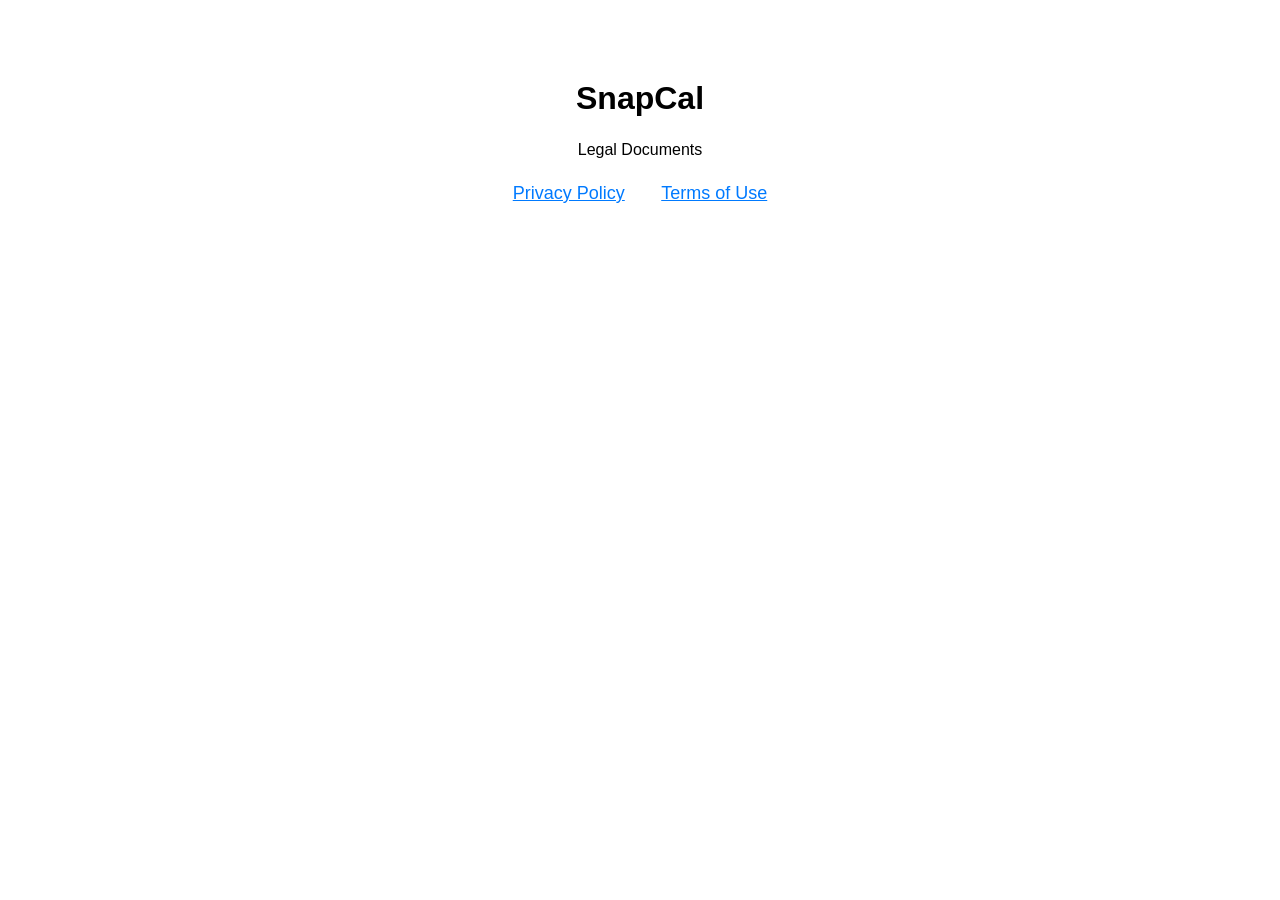
<file: index.html>
<!DOCTYPE html>
<html>
<head>
    <meta charset="UTF-8">
    <meta name="viewport" content="width=device-width, initial-scale=1.0">
    <title>SnapCal - Legal</title>
</head>
<body>
<div style="max-width:600px;margin:80px auto;text-align:center;font-family:-apple-system,sans-serif;">
    <h1>SnapCal</h1>
    <p style="margin:24px 0;">Legal Documents</p>
    <p>
        <a href="privacy.html" style="font-size:18px;color:#007AFF;margin:0 16px;">Privacy Policy</a>
        <a href="terms.html" style="font-size:18px;color:#007AFF;margin:0 16px;">Terms of Use</a>
    </p>
</div>
</body>
</html>
</file>
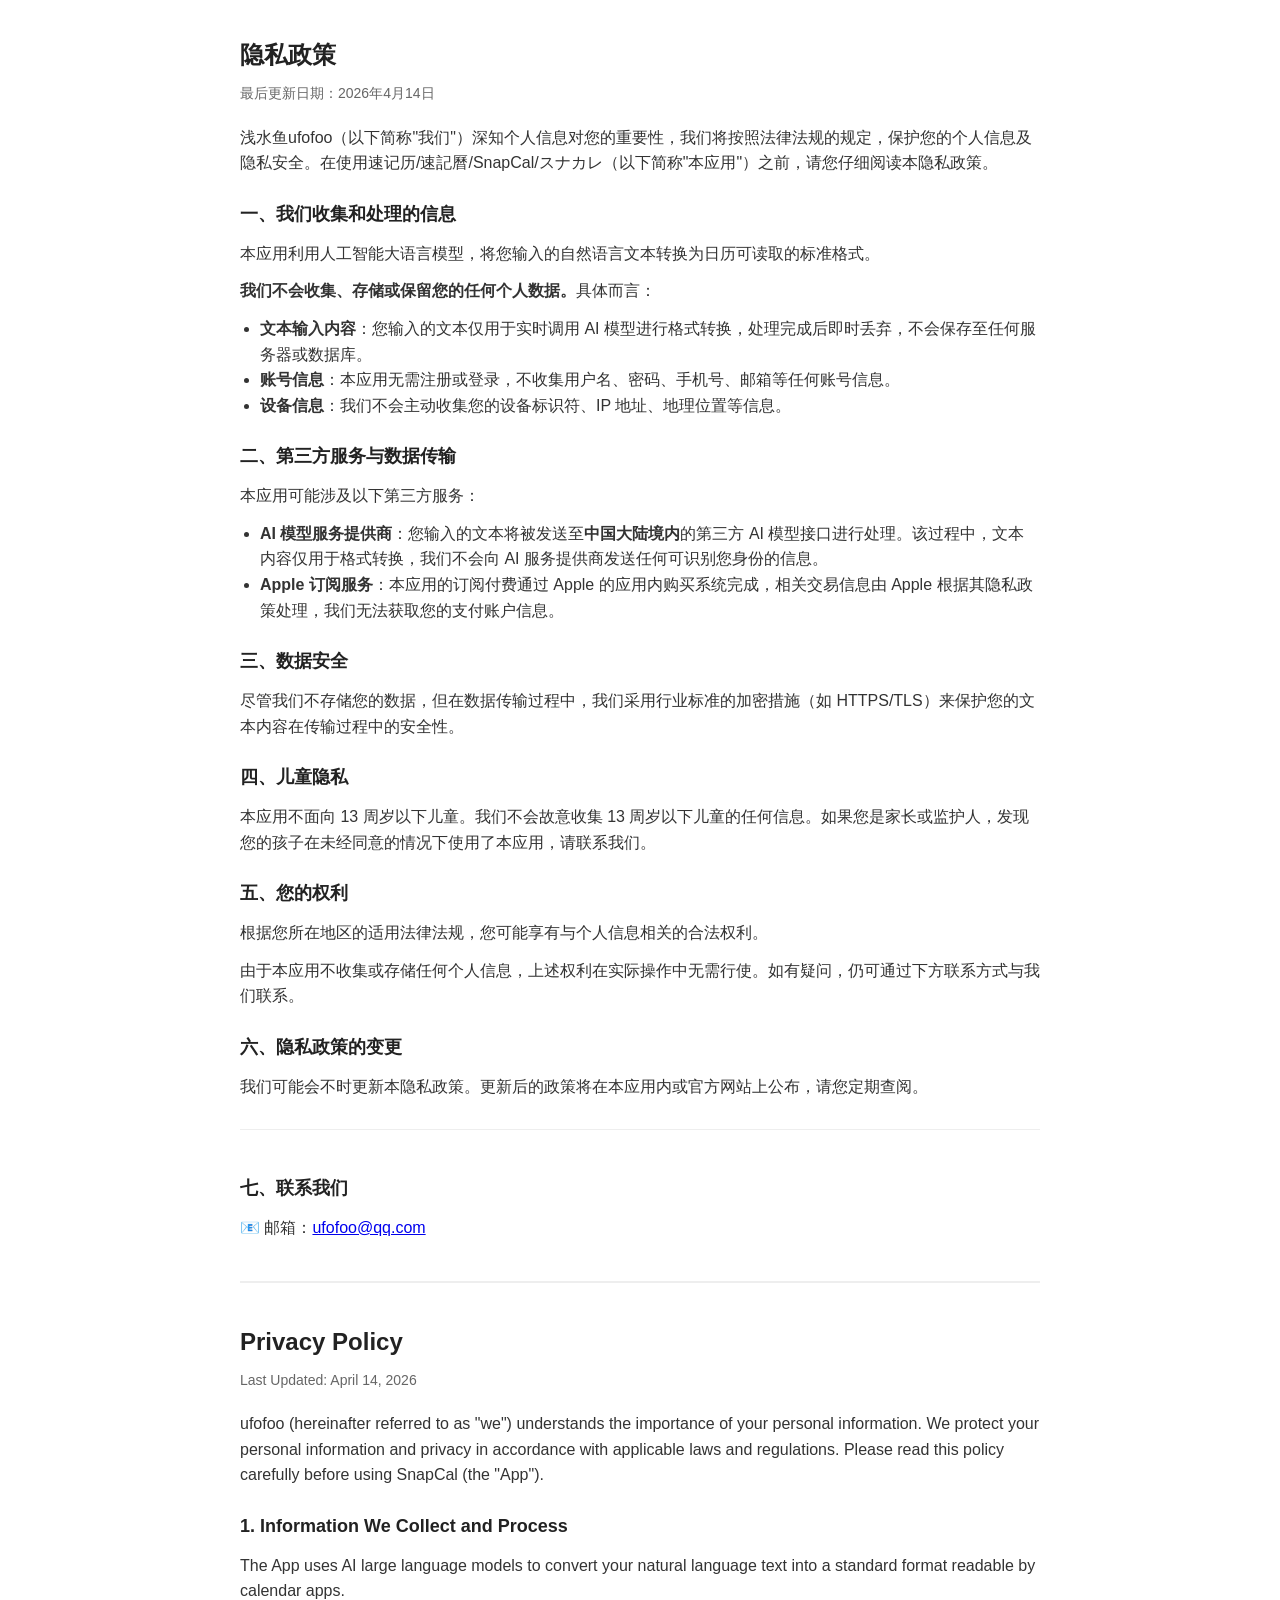
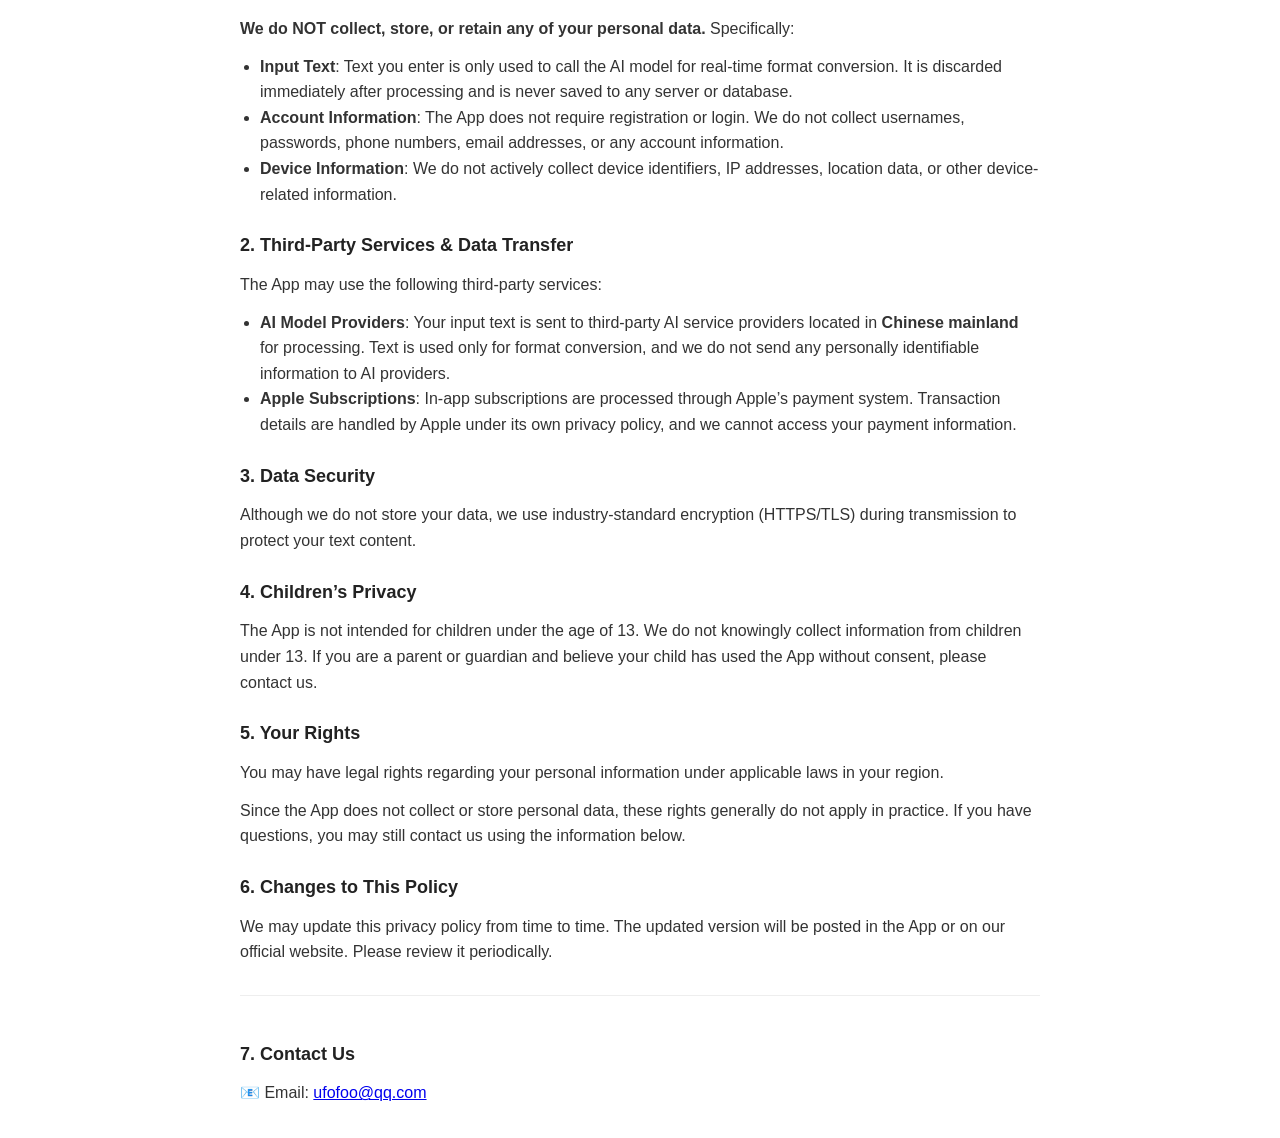
<file: privacy.html>
<!DOCTYPE html>
<html lang="zh-CN">
<head>
<meta charset="UTF-8">
<meta name="viewport" content="width=device-width, initial-scale=1.0">
<title>Privacy Policy - SnapCal</title>
<style>
body{font-family:-apple-system, BlinkMacSystemFont, "Segoe UI", Roboto, sans-serif; line-height:1.6; padding:20px; max-width:800px; margin:0 auto; color:#333;}
h1,h2{color:#222; font-weight:600;}
h1{font-size:24px; margin-bottom:8px;}
h2{font-size:18px; margin-top:24px; margin-bottom:12px;}
p{margin:0 0 12px 0;}
ul{margin:0 0 12px 20px; padding:0;}
.update-date{color:#666; font-size:14px; margin-bottom:20px;}
.contact{margin-top:30px; padding-top:20px; border-top:1px solid #eee;}
.lang-divider{margin:40px 0; border-top:2px solid #eee;}
</style>
</head>

<body>

<!-- 中文版本 -->
<h1>隐私政策</h1>
<p class="update-date">最后更新日期：2026年4月14日</p>

<p>浅水鱼ufofoo（以下简称"我们"）深知个人信息对您的重要性，我们将按照法律法规的规定，保护您的个人信息及隐私安全。在使用速记历/速記曆/SnapCal/スナカレ（以下简称"本应用"）之前，请您仔细阅读本隐私政策。</p>

<h2>一、我们收集和处理的信息</h2>
<p>本应用利用人工智能大语言模型，将您输入的自然语言文本转换为日历可读取的标准格式。</p>
<p><strong>我们不会收集、存储或保留您的任何个人数据。</strong>具体而言：</p>
<ul>
  <li><strong>文本输入内容</strong>：您输入的文本仅用于实时调用 AI 模型进行格式转换，处理完成后即时丢弃，不会保存至任何服务器或数据库。</li>
  <li><strong>账号信息</strong>：本应用无需注册或登录，不收集用户名、密码、手机号、邮箱等任何账号信息。</li>
  <li><strong>设备信息</strong>：我们不会主动收集您的设备标识符、IP 地址、地理位置等信息。</li>
</ul>

<h2>二、第三方服务与数据传输</h2>
<p>本应用可能涉及以下第三方服务：</p>
<ul>
  <li><strong>AI 模型服务提供商</strong>：您输入的文本将被发送至<strong>中国大陆境内</strong>的第三方 AI 模型接口进行处理。该过程中，文本内容仅用于格式转换，我们不会向 AI 服务提供商发送任何可识别您身份的信息。</li>
  <li><strong>Apple 订阅服务</strong>：本应用的订阅付费通过 Apple 的应用内购买系统完成，相关交易信息由 Apple 根据其隐私政策处理，我们无法获取您的支付账户信息。</li>
</ul>

<h2>三、数据安全</h2>
<p>尽管我们不存储您的数据，但在数据传输过程中，我们采用行业标准的加密措施（如 HTTPS/TLS）来保护您的文本内容在传输过程中的安全性。</p>

<h2>四、儿童隐私</h2>
<p>本应用不面向 13 周岁以下儿童。我们不会故意收集 13 周岁以下儿童的任何信息。如果您是家长或监护人，发现您的孩子在未经同意的情况下使用了本应用，请联系我们。</p>

<h2>五、您的权利</h2>
<p>根据您所在地区的适用法律法规，您可能享有与个人信息相关的合法权利。</p>
<p>由于本应用不收集或存储任何个人信息，上述权利在实际操作中无需行使。如有疑问，仍可通过下方联系方式与我们联系。</p>

<h2>六、隐私政策的变更</h2>
<p>我们可能会不时更新本隐私政策。更新后的政策将在本应用内或官方网站上公布，请您定期查阅。</p>

<div class="contact">
<h2>七、联系我们</h2>
<p>📧 邮箱：<a href="mailto:ufofoo@qq.com">ufofoo@qq.com</a></p>
</div>

<!-- 中英文分隔线 -->
<div class="lang-divider"></div>

<!-- English Version -->
<h1>Privacy Policy</h1>
<p class="update-date">Last Updated: April 14, 2026</p>

<p>ufofoo (hereinafter referred to as "we") understands the importance of your personal information. We protect your personal information and privacy in accordance with applicable laws and regulations. Please read this policy carefully before using SnapCal (the "App").</p>

<h2>1. Information We Collect and Process</h2>
<p>The App uses AI large language models to convert your natural language text into a standard format readable by calendar apps.</p>
<p><strong>We do NOT collect, store, or retain any of your personal data.</strong> Specifically:</p>
<ul>
  <li><strong>Input Text</strong>: Text you enter is only used to call the AI model for real-time format conversion. It is discarded immediately after processing and is never saved to any server or database.</li>
  <li><strong>Account Information</strong>: The App does not require registration or login. We do not collect usernames, passwords, phone numbers, email addresses, or any account information.</li>
  <li><strong>Device Information</strong>: We do not actively collect device identifiers, IP addresses, location data, or other device-related information.</li>
</ul>

<h2>2. Third-Party Services & Data Transfer</h2>
<p>The App may use the following third-party services:</p>
<ul>
  <li><strong>AI Model Providers</strong>: Your input text is sent to third-party AI service providers located in <strong>Chinese mainland</strong> for processing. Text is used only for format conversion, and we do not send any personally identifiable information to AI providers.</li>
  <li><strong>Apple Subscriptions</strong>: In-app subscriptions are processed through Apple’s payment system. Transaction details are handled by Apple under its own privacy policy, and we cannot access your payment information.</li>
</ul>

<h2>3. Data Security</h2>
<p>Although we do not store your data, we use industry-standard encryption (HTTPS/TLS) during transmission to protect your text content.</p>

<h2>4. Children’s Privacy</h2>
<p>The App is not intended for children under the age of 13. We do not knowingly collect information from children under 13. If you are a parent or guardian and believe your child has used the App without consent, please contact us.</p>

<h2>5. Your Rights</h2>
<p>You may have legal rights regarding your personal information under applicable laws in your region.</p>
<p>Since the App does not collect or store personal data, these rights generally do not apply in practice. If you have questions, you may still contact us using the information below.</p>

<h2>6. Changes to This Policy</h2>
<p>We may update this privacy policy from time to time. The updated version will be posted in the App or on our official website. Please review it periodically.</p>

<div class="contact">
<h2>7. Contact Us</h2>
<p>📧 Email: <a href="mailto:ufofoo@qq.com">ufofoo@qq.com</a></p>
</div>

</body>
</html>
</file>
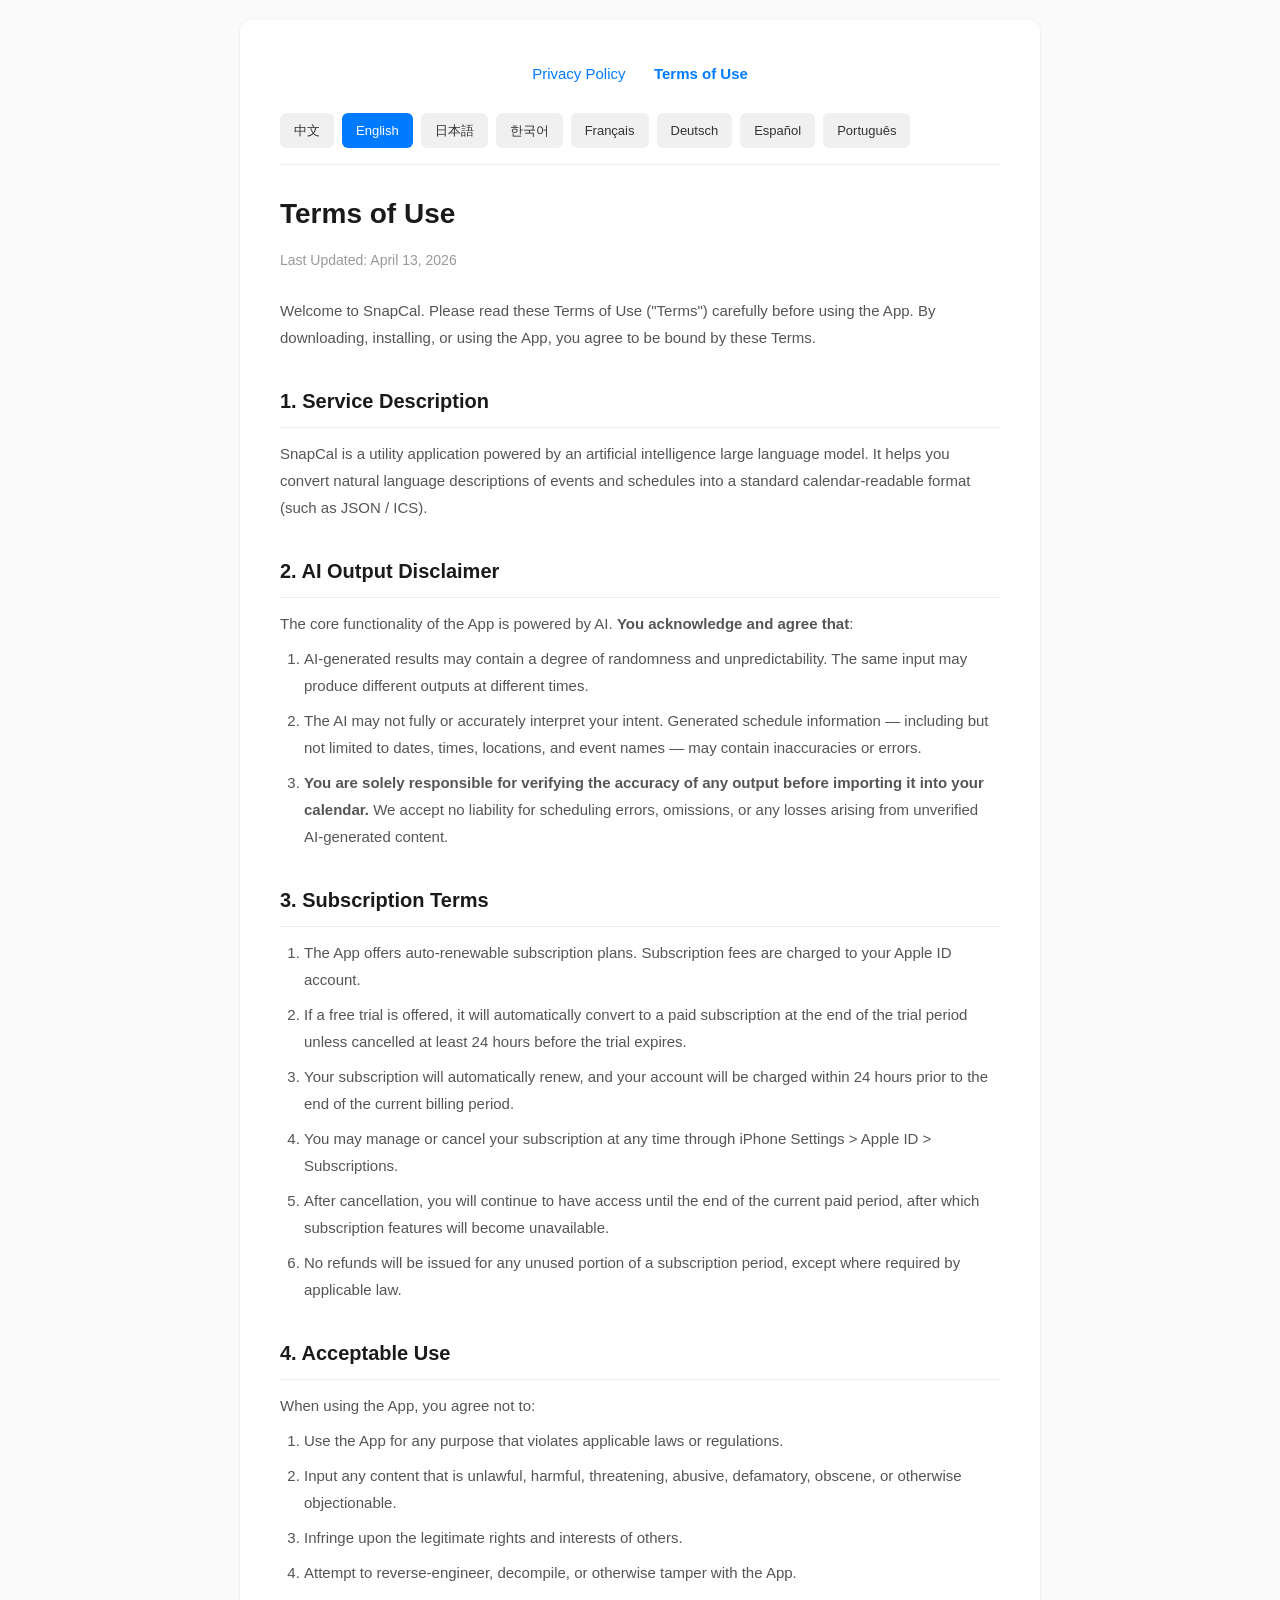
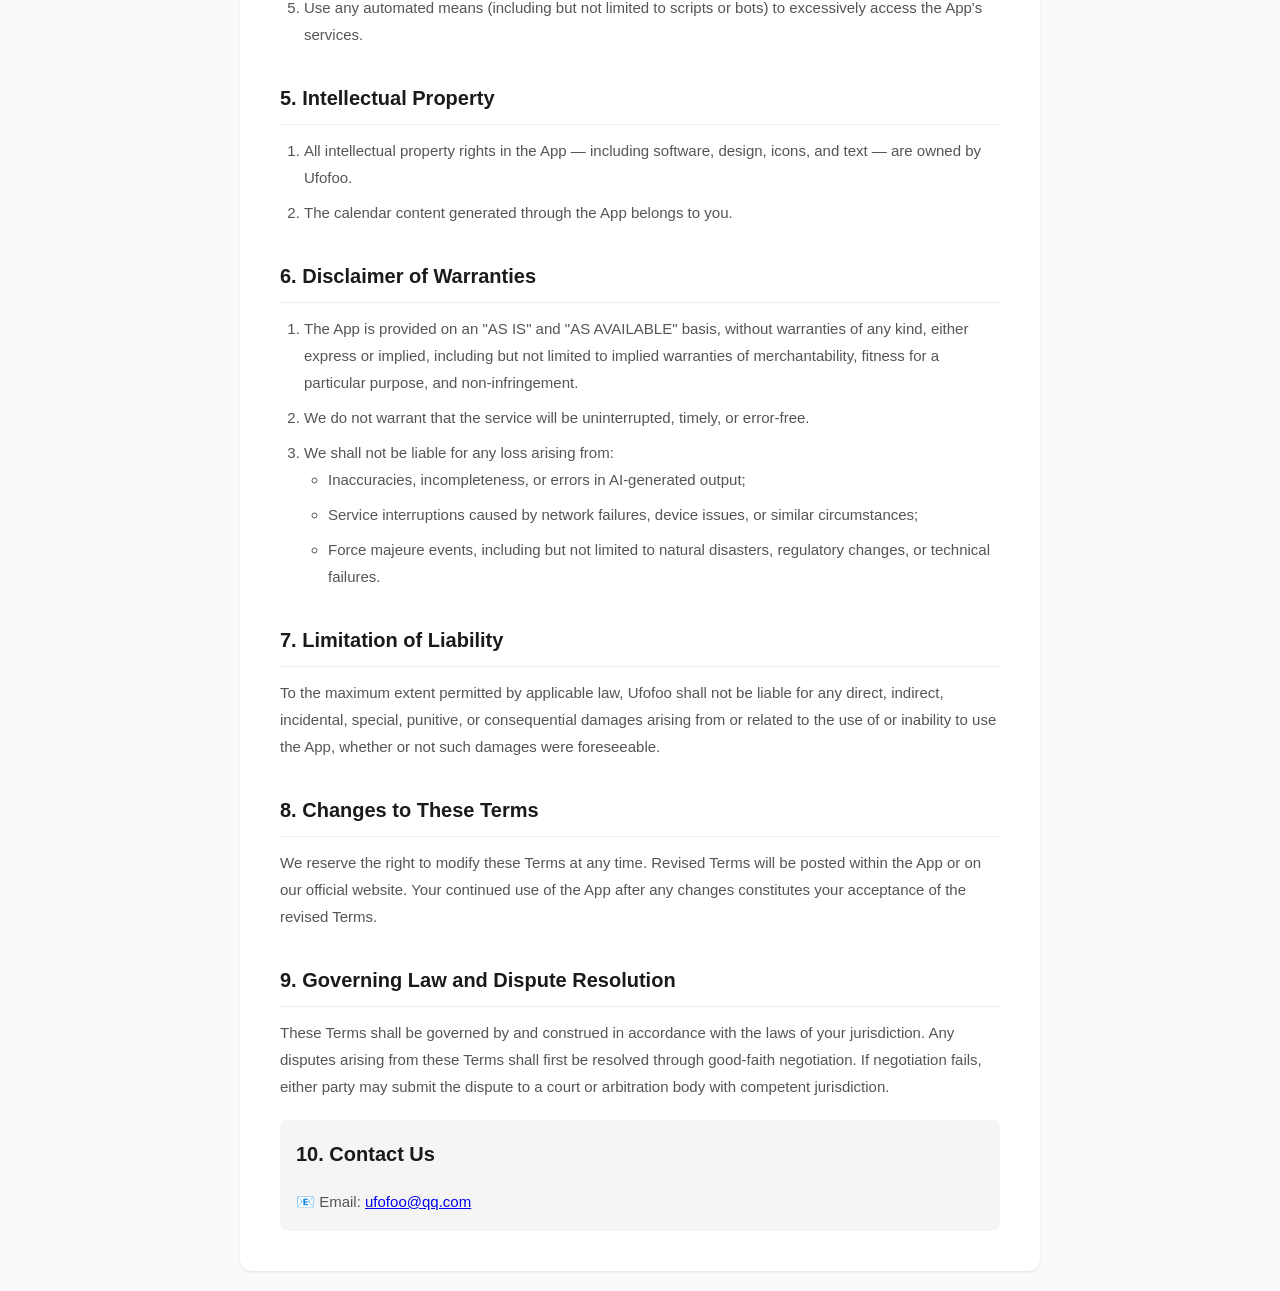
<file: terms.html>
<!DOCTYPE html>
<html lang="zh-CN">
<head>
    <meta charset="UTF-8">
    <meta name="viewport" content="width=device-width, initial-scale=1.0">
    <title>Terms of Use - SnapCal 速记历/速記曆/SnapCal/スナカレ</title>
    <link rel="stylesheet" href="style.css">
</head>
<body>
<div class="container">

   <div class="nav-links">
    <a href="privacy.html" id="nav-privacy">Privacy Policy</a>
    <a href="terms.html" id="nav-terms"><strong>Terms of Use</strong></a>
</div>

    <div class="lang-switcher">
        <a href="#" onclick="switchLang('zh')" class="active">中文</a>
        <a href="#" onclick="switchLang('en')">English</a>
        <a href="#" onclick="switchLang('ja')">日本語</a>
        <a href="#" onclick="switchLang('ko')">한국어</a>
        <a href="#" onclick="switchLang('fr')">Français</a>
        <a href="#" onclick="switchLang('de')">Deutsch</a>
        <a href="#" onclick="switchLang('es')">Español</a>
        <a href="#" onclick="switchLang('pt')">Português</a>
    </div>

    <!-- ==================== 中文 ==================== -->
    <div id="lang-zh" class="lang-section active">
        <h1>使用条款</h1>
        <p class="update-date">最后更新日期：2026年4月13日</p>

        <p>欢迎使用速记历/速記曆/SnapCal/スナカレ。请在使用本应用前仔细阅读以下使用条款（以下简称"本条款"）。下载、安装或使用本应用即表示您同意受本条款的约束。</p>

        <h2>一、服务说明</h2>
        <p>速记历/速記曆/SnapCal/スナカレ是一款基于人工智能大语言模型的工具类应用，帮助您将自然语言描述的日程信息转换为日历应用可读取的标准格式（如 JSON / ICS）。</p>

        <h2>二、AI 输出声明</h2>
        <p>本应用的核心功能由人工智能大语言模型提供支持。<strong>由于 AI 模型的技术特性，您需理解并同意</strong>：</p>
        <ol>
            <li>AI 生成的结果可能存在一定的随机性和不确定性，同一输入在不同时间可能产生不同的输出结果。</li>
            <li>AI 可能无法完全准确地理解您的意图，生成的日程信息（包括但不限于日期、时间、地点、事件名称）可能存在偏差或错误。</li>
            <li><strong>请您在将生成结果导入日历前务必核实其准确性。</strong>因未核实而导致的日程错误、遗漏或其他损失，我们不承担任何责任。</li>
        </ol>

        <h2>三、订阅服务</h2>
        <ol>
            <li>本应用提供自动续期订阅服务，订阅费用通过您的 Apple ID 账户扣取。</li>
            <li>免费试用期（如提供）结束后，将自动转为付费订阅，届时将按所选方案扣费。</li>
            <li>订阅到期前 24 小时内，系统将自动扣取下一个计费周期的费用。</li>
            <li>您可随时前往 iPhone「设置」>「Apple ID」>「订阅」管理或取消订阅。</li>
            <li>取消订阅后，您仍可使用已付费周期内的服务，到期后将无法继续使用订阅功能。</li>
            <li>订阅期间的费用一经支付不予退还，但适用法律另有规定的除外。</li>
        </ol>

        <h2>四、用户行为规范</h2>
        <p>在使用本应用时，您承诺不会：</p>
        <ol>
            <li>将本应用用于任何违反适用法律法规的目的。</li>
            <li>输入任何违法、有害、威胁、侮辱、诽谤、色情或其他不当内容。</li>
            <li>利用本应用侵犯他人的合法权益。</li>
            <li>试图对本应用进行逆向工程、反编译或破解。</li>
            <li>以任何自动化手段（包括但不限于脚本、爬虫）大量调用本应用的服务。</li>
        </ol>

        <h2>五、知识产权</h2>
        <ol>
            <li>本应用的软件、设计、图标、文案等所有内容的知识产权归浅水鱼ufofoo所有。</li>
            <li>您通过本应用生成的日程内容归您所有。</li>
        </ol>

        <h2>六、免责声明</h2>
        <ol>
            <li>本应用按"现状"（AS IS）和"可用"（AS AVAILABLE）的基础提供服务，不作任何明示或默示的保证，包括但不限于适销性、特定用途适用性及不侵权的保证。</li>
            <li>我们不保证本应用的服务不会中断、不会延迟、不会出错。</li>
            <li>因以下情况导致的任何损失，我们不承担责任：
                <ul>
                    <li>AI 生成结果的不准确、不完整或错误；</li>
                    <li>因网络故障、设备故障等原因导致的服务中断；</li>
                    <li>不可抗力事件（包括但不限于自然灾害、政策变化、技术故障等）。</li>
                </ul>
            </li>
        </ol>

        <h2>七、责任限制</h2>
        <p>在适用法律允许的最大范围内，浅水鱼ufofoo对因使用或无法使用本应用而产生的任何直接、间接、偶然、特殊、惩罚性或后果性损害不承担责任，无论此类损害是否可预见。</p>

        <h2>八、条款变更</h2>
        <p>我们保留随时修改本条款的权利。修改后的条款将在本应用内或官方网站上公布。您在条款变更后继续使用本应用即表示您接受修改后的条款。</p>

        <h2>九、适用法律与争议解决</h2>
        <p>本条款的解释和执行适用您所在司法管辖区的法律。因本条款引起的任何争议，双方应首先通过友好协商解决；协商不成的，任何一方均有权向有管辖权的法院或仲裁机构提起诉讼或仲裁。</p>

        <div class="contact">
            <h2>十、联系我们</h2>
            <p>📧 邮箱：<a href="mailto:ufofoo@qq.com">ufofoo@qq.com</a></p>
        </div>
    </div>

    <!-- ==================== English ==================== -->
    <div id="lang-en" class="lang-section">
        <h1>Terms of Use</h1>
        <p class="update-date">Last Updated: April 13, 2026</p>

        <p>Welcome to SnapCal. Please read these Terms of Use ("Terms") carefully before using the App. By downloading, installing, or using the App, you agree to be bound by these Terms.</p>

        <h2>1. Service Description</h2>
        <p>SnapCal is a utility application powered by an artificial intelligence large language model. It helps you convert natural language descriptions of events and schedules into a standard calendar-readable format (such as JSON / ICS).</p>

        <h2>2. AI Output Disclaimer</h2>
        <p>The core functionality of the App is powered by AI. <strong>You acknowledge and agree that</strong>:</p>
        <ol>
            <li>AI-generated results may contain a degree of randomness and unpredictability. The same input may produce different outputs at different times.</li>
            <li>The AI may not fully or accurately interpret your intent. Generated schedule information — including but not limited to dates, times, locations, and event names — may contain inaccuracies or errors.</li>
            <li><strong>You are solely responsible for verifying the accuracy of any output before importing it into your calendar.</strong> We accept no liability for scheduling errors, omissions, or any losses arising from unverified AI-generated content.</li>
        </ol>

        <h2>3. Subscription Terms</h2>
        <ol>
            <li>The App offers auto-renewable subscription plans. Subscription fees are charged to your Apple ID account.</li>
            <li>If a free trial is offered, it will automatically convert to a paid subscription at the end of the trial period unless cancelled at least 24 hours before the trial expires.</li>
            <li>Your subscription will automatically renew, and your account will be charged within 24 hours prior to the end of the current billing period.</li>
            <li>You may manage or cancel your subscription at any time through iPhone Settings > Apple ID > Subscriptions.</li>
            <li>After cancellation, you will continue to have access until the end of the current paid period, after which subscription features will become unavailable.</li>
            <li>No refunds will be issued for any unused portion of a subscription period, except where required by applicable law.</li>
        </ol>

        <h2>4. Acceptable Use</h2>
        <p>When using the App, you agree not to:</p>
        <ol>
            <li>Use the App for any purpose that violates applicable laws or regulations.</li>
            <li>Input any content that is unlawful, harmful, threatening, abusive, defamatory, obscene, or otherwise objectionable.</li>
            <li>Infringe upon the legitimate rights and interests of others.</li>
            <li>Attempt to reverse-engineer, decompile, or otherwise tamper with the App.</li>
            <li>Use any automated means (including but not limited to scripts or bots) to excessively access the App's services.</li>
        </ol>

        <h2>5. Intellectual Property</h2>
        <ol>
            <li>All intellectual property rights in the App — including software, design, icons, and text — are owned by Ufofoo.</li>
            <li>The calendar content generated through the App belongs to you.</li>
        </ol>

        <h2>6. Disclaimer of Warranties</h2>
        <ol>
            <li>The App is provided on an "AS IS" and "AS AVAILABLE" basis, without warranties of any kind, either express or implied, including but not limited to implied warranties of merchantability, fitness for a particular purpose, and non-infringement.</li>
            <li>We do not warrant that the service will be uninterrupted, timely, or error-free.</li>
            <li>We shall not be liable for any loss arising from:
                <ul>
                    <li>Inaccuracies, incompleteness, or errors in AI-generated output;</li>
                    <li>Service interruptions caused by network failures, device issues, or similar circumstances;</li>
                    <li>Force majeure events, including but not limited to natural disasters, regulatory changes, or technical failures.</li>
                </ul>
            </li>
        </ol>

        <h2>7. Limitation of Liability</h2>
        <p>To the maximum extent permitted by applicable law, Ufofoo shall not be liable for any direct, indirect, incidental, special, punitive, or consequential damages arising from or related to the use of or inability to use the App, whether or not such damages were foreseeable.</p>

        <h2>8. Changes to These Terms</h2>
        <p>We reserve the right to modify these Terms at any time. Revised Terms will be posted within the App or on our official website. Your continued use of the App after any changes constitutes your acceptance of the revised Terms.</p>

        <h2>9. Governing Law and Dispute Resolution</h2>
        <p>These Terms shall be governed by and construed in accordance with the laws of your jurisdiction. Any disputes arising from these Terms shall first be resolved through good-faith negotiation. If negotiation fails, either party may submit the dispute to a court or arbitration body with competent jurisdiction.</p>

        <div class="contact">
            <h2>10. Contact Us</h2>
            <p>📧 Email: <a href="mailto:ufofoo@qq.com">ufofoo@qq.com</a></p>
        </div>
    </div>

    <!-- ==================== 日本語 ==================== -->
    <div id="lang-ja" class="lang-section">
        <h1>利用規約</h1>
        <p class="update-date">最終更新日：2026年4月13日</p>

        <p>SnapCal 速记历/速記曆/SnapCal/スナカレをご利用いただきありがとうございます。本アプリをご利用になる前に、以下の利用規約（以下「本規約」）をよくお読みください。本アプリをダウンロード、インストール、またはご利用になった時点で、お客様は本規約に同意したものとみなされます。</p>

        <h2>1. サービスの概要</h2>
        <p>SnapCal 速记历/速記曆/SnapCal/スナカレは、AI大規模言語モデルを活用したユーティリティアプリです。自然言語で記述された予定情報を、カレンダーアプリで読み取り可能な標準フォーマット（JSON / ICS等）に変換します。</p>

        <h2>2. AI出力に関する重要事項</h2>
        <p>本アプリの主要機能はAIによって提供されます。<strong>お客様は以下の点をご理解・ご了承ください</strong>：</p>
        <ol>
            <li>AIの生成結果には一定のランダム性・不確実性が伴います。同一の入力であっても、時期によって異なる結果が出力される場合があります。</li>
            <li>AIがお客様の意図を完全かつ正確に解釈できない場合があります。生成された予定情報（日付、時刻、場所、イベント名等を含みますが、これらに限りません）に誤りが含まれる可能性があります。</li>
            <li><strong>生成結果をカレンダーに取り込む前に、必ず内容の正確性をご確認ください。</strong>確認を怠ったことにより生じた予定の誤り、漏れ、その他の損害について、当社は一切の責任を負いません。</li>
        </ol>

        <h2>3. サブスクリプションサービス</h2>
        <ol>
            <li>本アプリは自動更新サブスクリプションを提供しています。サブスクリプション料金は、お客様のApple IDアカウントに請求されます。</li>
            <li>無料トライアル期間（提供されている場合）終了後、自動的に有料サブスクリプションに移行し、選択されたプランに応じた料金が請求されます。</li>
            <li>現在の課金期間終了の24時間前までに、次の課金期間分の料金が自動的に請求されます。</li>
            <li>サブスクリプションの管理・解約は、iPhoneの「設定」>「Apple ID」>「サブスクリプション」からいつでも行えます。</li>
            <li>解約後も、支払い済みの期間中は引き続きサービスをご利用いただけます。期間終了後はサブスクリプション機能がご利用いただけなくなります。</li>
            <li>適用法令に別段の定めがある場合を除き、サブスクリプション期間中の料金の返金はいたしかねます。</li>
        </ol>

        <h2>4. 禁止事項</h2>
        <p>本アプリのご利用にあたり、お客様は以下の行為を行わないことに同意するものとします：</p>
        <ol>
            <li>適用される法令に違反する目的で本アプリを使用すること。</li>
            <li>違法、有害、脅迫的、侮辱的、名誉毀損的、わいせつ、その他不適切な内容を入力すること。</li>
            <li>他者の正当な権利利益を侵害すること。</li>
            <li>本アプリのリバースエンジニアリング、逆コンパイル、改ざんを試みること。</li>
            <li>スクリプトやボット等の自動化手段を使用して、本アプリのサービスに大量アクセスすること。</li>
        </ol>

        <h2>5. 知的財産権</h2>
        <ol>
            <li>本アプリのソフトウェア、デザイン、アイコン、テキスト等のすべての知的財産権は、浅水鱼ufofooに帰属します。</li>
            <li>本アプリを通じて生成されたカレンダーコンテンツはお客様に帰属します。</li>
        </ol>

        <h2>6. 免責事項</h2>
        <ol>
            <li>本アプリは「現状有姿」（AS IS）かつ「利用可能な状態」（AS AVAILABLE）で提供され、商品性、特定目的への適合性、非侵害性を含む、明示的・黙示的を問わず、いかなる保証も行いません。</li>
            <li>当社は、サービスが中断なく、遅延なく、エラーなく提供されることを保証するものではありません。</li>
            <li>以下の事由により生じた損害について、当社は一切の責任を負いません：
                <ul>
                    <li>AI生成結果の不正確性、不完全性、または誤り</li>
                    <li>ネットワーク障害、端末の不具合等に起因するサービスの中断</li>
                    <li>天災、法令改正、技術的障害等を含む不可抗力事象</li>
                </ul>
            </li>
        </ol>

        <h2>7. 責任の制限</h2>
        <p>適用法令が許容する最大限の範囲において、浅水鱼ufofooは、本アプリの使用または使用不能に起因または関連する、直接的・間接的・偶発的・特別・懲罰的・結果的損害について、その予見可能性の有無を問わず、一切の責任を負いません。</p>

        <h2>8. 規約の変更</h2>
        <p>当社は、本規約を随時変更する権利を有します。変更後の規約は本アプリ内または公式ウェブサイトに掲載いたします。変更後に本アプリの利用を継続された場合、変更後の規約に同意したものとみなされます。</p>

        <h2>9. 準拠法および紛争解決</h2>
        <p>本規約は、お客様の所在地の法律に準拠し、同法に従って解釈されるものとします。本規約に起因する紛争は、まず誠実な協議により解決を図るものとし、協議が整わない場合には、管轄権を有する裁判所または仲裁機関に付託することができます。</p>

        <div class="contact">
            <h2>10. お問い合わせ</h2>
            <p>📧 メール：<a href="mailto:ufofoo@qq.com">ufofoo@qq.com</a></p>
        </div>
    </div>

    <!-- ==================== 한국어 ==================== -->
    <div id="lang-ko" class="lang-section">
        <h1>이용약관</h1>
        <p class="update-date">최종 수정일: 2026년 4월 13일</p>

        <p>SnapCal 速记历/速記曆/SnapCal/スナカレ을 이용해 주셔서 감사합니다. 본 앱을 이용하시기 전에 아래 이용약관(이하 "본 약관")을 주의 깊게 읽어 주시기 바랍니다. 본 앱을 다운로드, 설치 또는 이용하시는 것은 본 약관에 동의하시는 것으로 간주됩니다.</p>

        <h2>1. 서비스 설명</h2>
        <p>SnapCal 速记历/速記曆/SnapCal/スナカレ은 인공지능 대규모 언어 모델을 활용한 유틸리티 앱으로, 자연어로 기술된 일정 정보를 캘린더 앱에서 읽을 수 있는 표준 형식(JSON / ICS 등)으로 변환하는 기능을 제공합니다.</p>

        <h2>2. AI 출력 관련 고지사항</h2>
        <p>본 앱의 핵심 기능은 AI에 의해 제공됩니다. <strong>이용자는 다음 사항을 이해하고 동의하셔야 합니다</strong>:</p>
        <ol>
            <li>AI 생성 결과에는 일정 수준의 무작위성과 불확실성이 존재합니다. 동일한 입력이더라도 시점에 따라 다른 결과가 출력될 수 있습니다.</li>
            <li>AI가 이용자의 의도를 완전하고 정확하게 해석하지 못할 수 있습니다. 생성된 일정 정보(날짜, 시간, 장소, 일정 이름 등 포함)에 부정확하거나 오류가 있을 수 있습니다.</li>
            <li><strong>생성 결과를 캘린더에 가져오기 전에 반드시 정확성을 확인하시기 바랍니다.</strong> 확인하지 않아 발생한 일정 오류, 누락 또는 기타 손실에 대해 당사는 어떠한 책임도 지지 않습니다.</li>
        </ol>

        <h2>3. 구독 서비스</h2>
        <ol>
            <li>본 앱은 자동 갱신 구독 서비스를 제공하며, 구독 요금은 이용자의 Apple ID 계정으로 청구됩니다.</li>
            <li>무료 체험 기간(제공되는 경우) 종료 후 자동으로 유료 구독으로 전환되며, 선택한 플랜에 따라 요금이 청구됩니다.</li>
            <li>현재 결제 주기 종료 24시간 전에 다음 결제 주기의 요금이 자동으로 청구됩니다.</li>
            <li>구독 관리 및 해지는 iPhone 설정 > Apple ID > 구독에서 언제든 할 수 있습니다.</li>
            <li>해지 후에도 결제가 완료된 기간 동안은 계속 서비스를 이용하실 수 있으며, 해당 기간 종료 후에는 구독 기능을 이용하실 수 없습니다.</li>
            <li>관련 법령에 별도의 규정이 있는 경우를 제외하고, 구독 기간 중 결제된 요금은 환불되지 않습니다.</li>
        </ol>

        <h2>4. 금지 행위</h2>
        <p>본 앱 이용 시 이용자는 다음 행위를 하지 않을 것에 동의합니다:</p>
        <ol>
            <li>적용 법률 또는 규정에 위반되는 목적으로 본 앱을 이용하는 행위.</li>
            <li>불법적, 유해한, 위협적, 모욕적, 명예훼손적, 음란하거나 기타 부적절한 내용을 입력하는 행위.</li>
            <li>타인의 정당한 권리와 이익을 침해하는 행위.</li>
            <li>본 앱에 대한 역설계, 디컴파일 또는 변조를 시도하는 행위.</li>
            <li>스크립트, 봇 등 자동화된 수단으로 본 앱의 서비스에 과도하게 접근하는 행위.</li>
        </ol>

        <h2>5. 지적재산권</h2>
        <ol>
            <li>본 앱의 소프트웨어, 디자인, 아이콘, 텍스트 등 모든 지적재산권은 浅水鱼ufofoo에 귀속됩니다.</li>
            <li>본 앱을 통해 생성된 캘린더 콘텐츠는 이용자에게 귀속됩니다.</li>
        </ol>

        <h2>6. 면책 조항</h2>
        <ol>
            <li>본 앱은 "있는 그대로"(AS IS) 및 "이용 가능한 상태"(AS AVAILABLE)로 제공되며, 상품성, 특정 목적 적합성, 비침해성에 대한 보증을 포함하여 명시적이든 묵시적이든 어떠한 보증도 하지 않습니다.</li>
            <li>당사는 서비스가 중단 없이, 지연 없이, 오류 없이 제공될 것을 보증하지 않습니다.</li>
            <li>다음의 사유로 인해 발생한 손해에 대해 당사는 책임을 지지 않습니다:
                <ul>
                    <li>AI 생성 결과의 부정확성, 불완전성 또는 오류</li>
                    <li>네트워크 장애, 기기 불량 등으로 인한 서비스 중단</li>
                    <li>자연재해, 법령 변경, 기술적 장애 등 불가항력 사건</li>
                </ul>
            </li>
        </ol>

        <h2>7. 책임 제한</h2>
        <p>적용 법령이 허용하는 최대 범위 내에서, 浅水鱼ufofoo은 본 앱의 이용 또는 이용 불능으로 인해 발생하는 직접적, 간접적, 우발적, 특별, 징벌적 또는 결과적 손해에 대해, 그 예견 가능성 여부를 불문하고, 어떠한 책임도 지지 않습니다.</p>

        <h2>8. 약관의 변경</h2>
        <p>당사는 본 약관을 언제든지 변경할 수 있는 권리를 보유합니다. 변경된 약관은 본 앱 내 또는 공식 웹사이트에 게시됩니다. 약관 변경 후 본 앱을 계속 이용하시는 경우, 변경된 약관에 동의하신 것으로 간주됩니다.</p>

        <h2>9. 준거법 및 분쟁 해결</h2>
        <p>본 약관은 이용자 소재지의 법률에 따라 해석 및 적용됩니다. 본 약관으로 인해 발생하는 분쟁은 먼저 성실한 협의를 통해 해결하기로 하며, 협의가 이루어지지 않을 경우 관할권 있는 법원 또는 중재 기관에 제소할 수 있습니다.</p>

        <div class="contact">
            <h2>10. 문의하기</h2>
            <p>📧 이메일: <a href="mailto:ufofoo@qq.com">ufofoo@qq.com</a></p>
        </div>
    </div>

    <!-- ==================== Français ==================== -->
    <div id="lang-fr" class="lang-section">
        <h1>Conditions d'Utilisation</h1>
        <p class="update-date">Dernière mise à jour : 13 avril 2026</p>

        <p>Bienvenue sur SnapCal 速记历/速記曆/SnapCal/スナカレ. Veuillez lire attentivement les présentes Conditions d'Utilisation (ci-après « les Conditions ») avant d'utiliser l'Application. En téléchargeant, installant ou utilisant l'Application, vous acceptez d'être lié(e) par les présentes Conditions.</p>

        <h2>1. Description du service</h2>
        <p>SnapCal 速记历/速記曆/SnapCal/スナカレ est une application utilitaire basée sur un modèle de langage à grande échelle (IA). Elle vous permet de convertir des descriptions d'événements en langage naturel en un format standard lisible par les applications de calendrier (tel que JSON / ICS).</p>

        <h2>2. Avertissement relatif aux résultats de l'IA</h2>
        <p><strong>Vous reconnaissez et acceptez que</strong> :</p>
        <ol>
            <li>Les résultats générés par l'IA peuvent comporter un certain degré d'aléatoire et d'imprévisibilité.</li>
            <li>L'IA peut ne pas interpréter parfaitement ou exactement vos intentions. Les informations d'agenda générées peuvent contenir des inexactitudes ou des erreurs.</li>
            <li><strong>Il vous appartient de vérifier l'exactitude de tout résultat avant de l'importer dans votre calendrier.</strong> Nous déclinons toute responsabilité en cas d'erreurs de planification résultant d'un contenu non vérifié.</li>
        </ol>

        <h2>3. Conditions d'abonnement</h2>
        <ol>
            <li>L'Application propose des abonnements à renouvellement automatique. Les frais sont facturés sur votre compte Apple ID.</li>
            <li>Si une période d'essai gratuite est proposée, elle se convertira automatiquement en abonnement payant à son expiration, sauf annulation au moins 24 heures avant.</li>
            <li>Le renouvellement est automatique et le montant est débité dans les 24 heures précédant la fin de la période de facturation en cours.</li>
            <li>Vous pouvez gérer ou résilier votre abonnement à tout moment dans Réglages > identifiant Apple > Abonnements.</li>
            <li>Après résiliation, vous conservez l'accès au service jusqu'à la fin de la période payée en cours.</li>
            <li>Sauf disposition contraire du droit applicable, aucun remboursement ne sera effectué pour toute portion non utilisée.</li>
        </ol>

        <h2>4. Usages interdits</h2>
        <p>En utilisant l'Application, vous vous engagez à ne pas :</p>
        <ol>
            <li>Utiliser l'Application à des fins contraires aux lois et réglementations applicables.</li>
            <li>Saisir du contenu illicite, nuisible, menaçant, injurieux, diffamatoire, obscène ou autrement répréhensible.</li>
            <li>Porter atteinte aux droits et intérêts légitimes d'autrui.</li>
            <li>Tenter de procéder à l'ingénierie inverse, à la décompilation ou à toute altération de l'Application.</li>
            <li>Utiliser des moyens automatisés pour accéder de manière excessive aux services de l'Application.</li>
        </ol>

        <h2>5. Propriété intellectuelle</h2>
        <ol>
            <li>Tous les droits de propriété intellectuelle relatifs à l'Application appartiennent à Ufofoo.</li>
            <li>Le contenu de calendrier généré par l'intermédiaire de l'Application vous appartient.</li>
        </ol>

        <h2>6. Exclusion de garanties</h2>
        <ol>
            <li>L'Application est fournie « en l'état » (AS IS) et « selon disponibilité » (AS AVAILABLE), sans aucune garantie, expresse ou implicite.</li>
            <li>Nous ne garantissons pas que le service sera ininterrompu, ponctuel ou exempt d'erreurs.</li>
            <li>Nous déclinons toute responsabilité pour tout dommage résultant d'inexactitudes dans les résultats de l'IA, d'interruptions de service ou de cas de force majeure.</li>
        </ol>

        <h2>7. Limitation de responsabilité</h2>
        <p>Dans toute la mesure permise par le droit applicable, Ufofoo ne saurait être tenu responsable de tout dommage direct, indirect, accessoire, spécial, punitif ou consécutif découlant de l'utilisation ou de l'impossibilité d'utiliser l'Application.</p>

        <h2>8. Modification des Conditions</h2>
        <p>Nous nous réservons le droit de modifier les présentes Conditions à tout moment. Votre utilisation continue de l'Application après toute modification vaut acceptation des Conditions révisées.</p>

        <h2>9. Droit applicable et résolution des litiges</h2>
        <p>Les présentes Conditions sont régies par le droit de votre juridiction. Tout litige sera d'abord soumis à une tentative de résolution amiable.</p>

        <div class="contact">
            <h2>10. Nous contacter</h2>
            <p>📧 E-mail : <a href="mailto:ufofoo@qq.com">ufofoo@qq.com</a></p>
        </div>
    </div>

    <!-- ==================== Deutsch ==================== -->
    <div id="lang-de" class="lang-section">
        <h1>Nutzungsbedingungen</h1>
        <p class="update-date">Stand: 13. April 2026</p>

        <p>Willkommen bei SnapCal 速记历/速記曆/SnapCal/スナカレ. Bitte lesen Sie die folgenden Nutzungsbedingungen (im Folgenden „diese Bedingungen") sorgfältig durch, bevor Sie die App nutzen. Mit dem Herunterladen, der Installation oder der Nutzung der App erklären Sie sich mit diesen Bedingungen einverstanden.</p>

        <h2>1. Leistungsbeschreibung</h2>
        <p>SnapCal 速记历/速記曆/SnapCal/スナカレ ist eine KI-gestützte Utility-App, die natürlichsprachliche Beschreibungen von Terminen in ein kalenderlesbares Standardformat (z. B. JSON / ICS) umwandelt.</p>

        <h2>2. Hinweis zu KI-generierten Ergebnissen</h2>
        <p><strong>Sie erkennen an und stimmen zu, dass</strong>:</p>
        <ol>
            <li>KI-generierte Ergebnisse ein gewisses Maß an Zufälligkeit und Unvorhersehbarkeit aufweisen können.</li>
            <li>Die KI Ihre Absichten möglicherweise nicht vollständig oder korrekt interpretiert. Generierte Termininformationen können Ungenauigkeiten oder Fehler enthalten.</li>
            <li><strong>Sie sind allein dafür verantwortlich, die Richtigkeit der Ergebnisse zu überprüfen, bevor Sie diese in Ihren Kalender importieren.</strong></li>
        </ol>

        <h2>3. Abonnementbedingungen</h2>
        <ol>
            <li>Die App bietet automatisch verlängerbare Abonnements an. Abonnementgebühren werden über Ihr Apple-ID-Konto abgerechnet.</li>
            <li>Falls eine kostenlose Testphase angeboten wird, geht diese automatisch in ein kostenpflichtiges Abonnement über, sofern nicht mindestens 24 Stunden vor Ablauf gekündigt wird.</li>
            <li>Das Abonnement verlängert sich automatisch; die Gebühr wird innerhalb von 24 Stunden vor Ende des aktuellen Abrechnungszeitraums eingezogen.</li>
            <li>Sie können Ihr Abonnement jederzeit über iPhone-Einstellungen > Apple-ID > Abonnements verwalten oder kündigen.</li>
            <li>Nach der Kündigung können Sie den Dienst bis zum Ende des bezahlten Zeitraums weiterhin nutzen.</li>
            <li>Sofern das anwendbare Recht nichts anderes vorsieht, erfolgt keine Erstattung für nicht genutzte Teile eines Abonnementzeitraums.</li>
        </ol>

        <h2>4. Verbotene Nutzung</h2>
        <p>Bei der Nutzung der App verpflichten Sie sich, Folgendes zu unterlassen:</p>
        <ol>
            <li>Die App für Zwecke zu nutzen, die gegen geltendes Recht verstoßen.</li>
            <li>Rechtswidrige, schädliche, bedrohliche, beleidigende, verleumderische, obszöne oder anderweitig anstößige Inhalte einzugeben.</li>
            <li>Die berechtigten Rechte und Interessen Dritter zu verletzen.</li>
            <li>Reverse Engineering, Dekompilierung oder sonstige Manipulation der App zu versuchen.</li>
            <li>Automatisierte Mittel zu verwenden, um übermäßig auf die Dienste der App zuzugreifen.</li>
        </ol>

        <h2>5. Geistiges Eigentum</h2>
        <ol>
            <li>Alle Rechte am geistigen Eigentum der App liegen bei Ufofoo.</li>
            <li>Die über die App generierten Kalenderinhalte gehören Ihnen.</li>
        </ol>

        <h2>6. Gewährleistungsausschluss</h2>
        <ol>
            <li>Die App wird „wie besehen" (AS IS) und „wie verfügbar" (AS AVAILABLE) bereitgestellt, ohne ausdrückliche oder stillschweigende Gewährleistungen jeglicher Art.</li>
            <li>Wir gewährleisten nicht, dass der Dienst unterbrechungsfrei, rechtzeitig oder fehlerfrei bereitgestellt wird.</li>
            <li>Wir haften nicht für Schäden durch Ungenauigkeiten in KI-Ergebnissen, Dienstunterbrechungen oder höhere Gewalt.</li>
        </ol>

        <h2>7. Haftungsbeschränkung</h2>
        <p>Im maximal zulässigen Umfang des anwendbaren Rechts haftet Ufofoo nicht für direkte, indirekte, zufällige, besondere, strafende oder Folgeschäden, die aus der Nutzung oder der Unmöglichkeit der Nutzung der App entstehen.</p>

        <h2>8. Änderungen dieser Bedingungen</h2>
        <p>Wir behalten uns das Recht vor, diese Bedingungen jederzeit zu ändern. Ihre fortgesetzte Nutzung der App nach einer Änderung gilt als Zustimmung zu den geänderten Bedingungen.</p>

        <h2>9. Anwendbares Recht und Streitbeilegung</h2>
        <p>Diese Bedingungen unterliegen dem Recht Ihrer Rechtsordnung. Streitigkeiten sollen zunächst durch gütliche Verhandlung beigelegt werden.</p>

        <div class="contact">
            <h2>10. Kontakt</h2>
            <p>📧 E-Mail: <a href="mailto:ufofoo@qq.com">ufofoo@qq.com</a></p>
        </div>
    </div>

    <!-- ==================== Español ==================== -->
    <div id="lang-es" class="lang-section">
        <h1>Condiciones de Uso</h1>
        <p class="update-date">Última actualización: 13 de abril de 2026</p>

        <p>Bienvenido/a a SnapCal 速记历/速記曆/SnapCal/スナカレ. Le rogamos que lea detenidamente las presentes Condiciones de Uso (en adelante, "las Condiciones") antes de utilizar la Aplicación. Al descargar, instalar o utilizar la Aplicación, usted acepta quedar vinculado/a por las presentes Condiciones.</p>

        <h2>1. Descripción del servicio</h2>
        <p>SnapCal 速记历/速記曆/SnapCal/スナカレ es una aplicación de utilidad basada en un modelo de lenguaje de gran escala (IA) que le permite convertir descripciones de eventos en lenguaje natural en un formato estándar legible por aplicaciones de calendario (como JSON / ICS).</p>

        <h2>2. Aviso sobre los resultados de la IA</h2>
        <p><strong>Usted reconoce y acepta que</strong>:</p>
        <ol>
            <li>Los resultados generados por la IA pueden presentar cierto grado de aleatoriedad e imprevisibilidad.</li>
            <li>La IA puede no interpretar de forma completa o precisa sus intenciones. La información de agenda generada puede contener inexactitudes o errores.</li>
            <li><strong>Es su responsabilidad verificar la exactitud de cualquier resultado antes de importarlo a su calendario.</strong></li>
        </ol>

        <h2>3. Condiciones de suscripción</h2>
        <ol>
            <li>La Aplicación ofrece suscripciones con renovación automática. Las tarifas se cargan en su cuenta de Apple ID.</li>
            <li>Si se ofrece un período de prueba gratuito, este se convertirá automáticamente en suscripción de pago, salvo que se cancele al menos 24 horas antes.</li>
            <li>La suscripción se renovará automáticamente y el importe se cargará en las 24 horas anteriores al final del período de facturación.</li>
            <li>Puede gestionar o cancelar su suscripción en Ajustes > Apple ID > Suscripciones.</li>
            <li>Tras la cancelación, podrá seguir accediendo al servicio hasta el final del período ya pagado.</li>
            <li>Salvo que la legislación aplicable disponga lo contrario, no se realizarán reembolsos por la parte no utilizada.</li>
        </ol>

        <h2>4. Usos prohibidos</h2>
        <p>Al utilizar la Aplicación, usted se compromete a no:</p>
        <ol>
            <li>Utilizar la Aplicación con fines contrarios a las leyes y normativas aplicables.</li>
            <li>Introducir contenido ilegal, dañino, amenazante, abusivo, difamatorio, obsceno o inapropiado.</li>
            <li>Vulnerar los derechos e intereses legítimos de terceros.</li>
            <li>Intentar realizar ingeniería inversa, descompilar o alterar la Aplicación.</li>
            <li>Utilizar medios automatizados para acceder de forma excesiva a los servicios de la Aplicación.</li>
        </ol>

        <h2>5. Propiedad intelectual</h2>
        <ol>
            <li>Todos los derechos de propiedad intelectual sobre la Aplicación pertenecen a Ufofoo.</li>
            <li>El contenido de calendario generado a través de la Aplicación le pertenece a usted.</li>
        </ol>

        <h2>6. Exención de garantías</h2>
        <ol>
            <li>La Aplicación se proporciona "tal cual" (AS IS) y "según disponibilidad" (AS AVAILABLE), sin garantías de ningún tipo.</li>
            <li>No garantizamos que el servicio sea ininterrumpido, puntual o libre de errores.</li>
            <li>No seremos responsables de los daños derivados de inexactitudes de la IA, interrupciones del servicio o casos de fuerza mayor.</li>
        </ol>

        <h2>7. Limitación de responsabilidad</h2>
        <p>En la máxima medida permitida por la legislación aplicable, Ufofoo no será responsable de ningún daño directo, indirecto, incidental, especial, punitivo o consecuente derivado del uso o la imposibilidad de uso de la Aplicación.</p>

        <h2>8. Modificación de las Condiciones</h2>
        <p>Nos reservamos el derecho de modificar las presentes Condiciones en cualquier momento. El uso continuado de la Aplicación tras cualquier modificación constituye su aceptación.</p>

        <h2>9. Legislación aplicable y resolución de controversias</h2>
        <p>Las presentes Condiciones se regirán por el derecho de su jurisdicción. Las disputas se resolverán en primer lugar mediante negociación de buena fe.</p>

        <div class="contact">
            <h2>10. Contacto</h2>
            <p>📧 Correo electrónico: <a href="mailto:ufofoo@qq.com">ufofoo@qq.com</a></p>
        </div>
    </div>

    <!-- ==================== Português ==================== -->
    <div id="lang-pt" class="lang-section">
        <h1>Termos de Uso</h1>
        <p class="update-date">Última atualização: 13 de abril de 2026</p>

        <p>Bem-vindo(a) ao SnapCal 速记历/速記曆/SnapCal/スナカレ. Por favor, leia atentamente os seguintes Termos de Uso (doravante "estes Termos") antes de utilizar o Aplicativo. Ao baixar, instalar ou utilizar o Aplicativo, você concorda em ficar vinculado(a) a estes Termos.</p>

        <h2>1. Descrição do serviço</h2>
        <p>SnapCal 速记历/速記曆/SnapCal/スナカレ é um aplicativo utilitário baseado em um modelo de linguagem de grande escala (IA) que ajuda você a converter descrições de eventos em linguagem natural em um formato padrão legível por aplicativos de calendário (como JSON / ICS).</p>

        <h2>2. Aviso sobre resultados da IA</h2>
        <p><strong>Você reconhece e concorda que</strong>:</p>
        <ol>
            <li>Os resultados gerados pela IA podem apresentar certo grau de aleatoriedade e imprevisibilidade.</li>
            <li>A IA pode não interpretar suas intenções de forma completa ou precisa. As informações de agenda geradas podem conter imprecisões ou erros.</li>
            <li><strong>Você é o único responsável por verificar a precisão de qualquer resultado antes de importá-lo para seu calendário.</strong></li>
        </ol>

        <h2>3. Condições de assinatura</h2>
        <ol>
            <li>O Aplicativo oferece planos de assinatura com renovação automática. As taxas são cobradas na sua conta Apple ID.</li>
            <li>Caso seja oferecido um período de teste gratuito, ele será automaticamente convertido em assinatura paga, a menos que seja cancelado pelo menos 24 horas antes.</li>
            <li>A assinatura será renovada automaticamente e o valor será cobrado dentro de 24 horas antes do final do período de cobrança.</li>
            <li>Você pode gerenciar ou cancelar sua assinatura em Ajustes > Apple ID > Assinaturas.</li>
            <li>Após o cancelamento, você continuará tendo acesso até o final do período já pago.</li>
            <li>Salvo disposição em contrário da legislação aplicável, não serão realizados reembolsos pela parte não utilizada.</li>
        </ol>

        <h2>4. Usos proibidos</h2>
        <p>Ao utilizar o Aplicativo, você se compromete a não:</p>
        <ol>
            <li>Utilizar o Aplicativo para fins que violem as leis e regulamentações aplicáveis.</li>
            <li>Inserir conteúdo ilegal, prejudicial, ameaçador, abusivo, difamatório, obsceno ou inadequado.</li>
            <li>Violar os direitos e interesses legítimos de terceiros.</li>
            <li>Tentar realizar engenharia reversa, descompilar ou adulterar o Aplicativo.</li>
            <li>Utilizar meios automatizados para acessar excessivamente os serviços do Aplicativo.</li>
        </ol>

        <h2>5. Propriedade intelectual</h2>
        <ol>
            <li>Todos os direitos de propriedade intelectual sobre o Aplicativo pertencem a Ufofoo.</li>
            <li>O conteúdo de calendário gerado por meio do Aplicativo pertence a você.</li>
        </ol>

        <h2>6. Isenção de garantias</h2>
        <ol>
            <li>O Aplicativo é fornecido "no estado em que se encontra" (AS IS) e "conforme disponível" (AS AVAILABLE), sem garantias de qualquer espécie.</li>
            <li>Não garantimos que o serviço será ininterrupto, pontual ou livre de erros.</li>
            <li>Não seremos responsáveis por danos decorrentes de imprecisões da IA, interrupções de serviço ou eventos de força maior.</li>
        </ol>

        <h2>7. Limitação de responsabilidade</h2>
        <p>Na máxima extensão permitida pela legislação aplicável, Ufofoo não será responsável por quaisquer danos diretos, indiretos, incidentais, especiais, punitivos ou consequenciais decorrentes do uso ou da impossibilidade de uso do Aplicativo.</p>

        <h2>8. Alterações destes Termos</h2>
        <p>Reservamo-nos o direito de modificar estes Termos a qualquer momento. O uso continuado do Aplicativo após quaisquer alterações constitui sua aceitação.</p>

        <h2>9. Lei aplicável e resolução de disputas</h2>
        <p>Estes Termos serão regidos pelas leis da sua jurisdição. Disputas deverão ser primeiramente resolvidas por negociação de boa-fé.</p>

        <div class="contact">
            <h2>10. Fale conosco</h2>
            <p>📧 E-mail: <a href="mailto:ufofoo@qq.com">ufofoo@qq.com</a></p>
        </div>
    </div>

</div>

<script>
var navText = {
    zh: { privacy: '隐私政策', terms: '使用条款' },
    en: { privacy: 'Privacy Policy', terms: 'Terms of Use' },
    ja: { privacy: 'プライバシーポリシー', terms: '利用規約' },
    ko: { privacy: '개인정보 처리방침', terms: '이용약관' },
    fr: { privacy: 'Politique de Confidentialité', terms: "Conditions d'Utilisation" },
    de: { privacy: 'Datenschutzrichtlinie', terms: 'Nutzungsbedingungen' },
    es: { privacy: 'Política de Privacidad', terms: 'Condiciones de Uso' },
    pt: { privacy: 'Política de Privacidade', terms: 'Termos de Uso' }
};

function switchLang(lang) {
    document.querySelectorAll('.lang-section').forEach(function(el) { el.classList.remove('active'); });
    document.querySelectorAll('.lang-switcher a').forEach(function(el) { el.classList.remove('active'); });
    document.getElementById('lang-' + lang).classList.add('active');
    event.target.classList.add('active');

    var t = navText[lang] || navText['en'];
    document.getElementById('nav-privacy').textContent = t.privacy;
    document.getElementById('nav-terms').innerHTML = '<strong>' + t.terms + '</strong>';
}

(function() {
    var userLang = navigator.language || navigator.userLanguage;
    var langMap = { 'zh': 'zh', 'en': 'en', 'ja': 'ja', 'ko': 'ko', 'fr': 'fr', 'de': 'de', 'es': 'es', 'pt': 'pt' };
    var prefix = userLang.substring(0, 2).toLowerCase();
    if (langMap[prefix]) {
        document.querySelectorAll('.lang-section').forEach(function(el) { el.classList.remove('active'); });
        document.querySelectorAll('.lang-switcher a').forEach(function(el) { el.classList.remove('active'); });
        document.getElementById('lang-' + langMap[prefix]).classList.add('active');
        var btns = document.querySelectorAll('.lang-switcher a');
        var langOrder = ['zh','en','ja','ko','fr','de','es','pt'];
        var idx = langOrder.indexOf(langMap[prefix]);
        if (idx >= 0 && btns[idx]) { btns[idx].classList.add('active'); }
        var t = navText[langMap[prefix]] || navText['en'];
        document.getElementById('nav-privacy').textContent = t.privacy;
        document.getElementById('nav-terms').innerHTML = '<strong>' + t.terms + '</strong>';
    }
})();
</script>
</body>
</html>
</file>
<file: style.css>
* {
    margin: 0;
    padding: 0;
    box-sizing: border-box;
}

body {
    font-family: -apple-system, BlinkMacSystemFont, "Segoe UI", Roboto, 
                 "Helvetica Neue", Arial, sans-serif;
    line-height: 1.8;
    color: #333;
    background: #fafafa;
    padding: 20px;
}

.container {
    max-width: 800px;
    margin: 0 auto;
    background: #fff;
    padding: 40px;
    border-radius: 12px;
    box-shadow: 0 1px 3px rgba(0,0,0,0.1);
}

h1 {
    font-size: 28px;
    margin-bottom: 8px;
    color: #1a1a1a;
}

h2 {
    font-size: 20px;
    margin-top: 32px;
    margin-bottom: 12px;
    color: #1a1a1a;
    border-bottom: 1px solid #eee;
    padding-bottom: 8px;
}

h3 {
    font-size: 16px;
    margin-top: 24px;
    margin-bottom: 8px;
    color: #333;
}

p, li {
    font-size: 15px;
    margin-bottom: 8px;
    color: #555;
}

ul, ol {
    padding-left: 24px;
    margin-bottom: 16px;
}

.update-date {
    color: #999;
    font-size: 14px;
    margin-bottom: 24px;
}

.contact {
    margin-top: 20px;
    padding: 16px 16px 8px 16px;
    background: #f5f5f5;
    border-radius: 8px;
}

.contact h2 {
    margin-top: 0;
    border-bottom: none;
    padding-bottom: 4px;
}

.lang-switcher {
    display: flex;
    flex-wrap: wrap;
    gap: 8px;
    margin-bottom: 24px;
    padding-bottom: 16px;
    border-bottom: 1px solid #eee;
}

.lang-switcher a {
    padding: 6px 14px;
    background: #f0f0f0;
    border-radius: 6px;
    text-decoration: none;
    color: #333;
    font-size: 13px;
}

.lang-switcher a:hover,
.lang-switcher a.active {
    background: #007AFF;
    color: #fff;
}

.lang-section {
    display: none;
}

.lang-section.active {
    display: block;
}

.nav-links {
    text-align: center;
    margin-bottom: 24px;
}

.nav-links a {
    color: #007AFF;
    text-decoration: none;
    margin: 0 12px;
    font-size: 15px;
}

@media (max-width: 600px) {
    .container {
        padding: 20px;
    }
    h1 { font-size: 22px; }
    h2 { font-size: 18px; }
}
</file>
